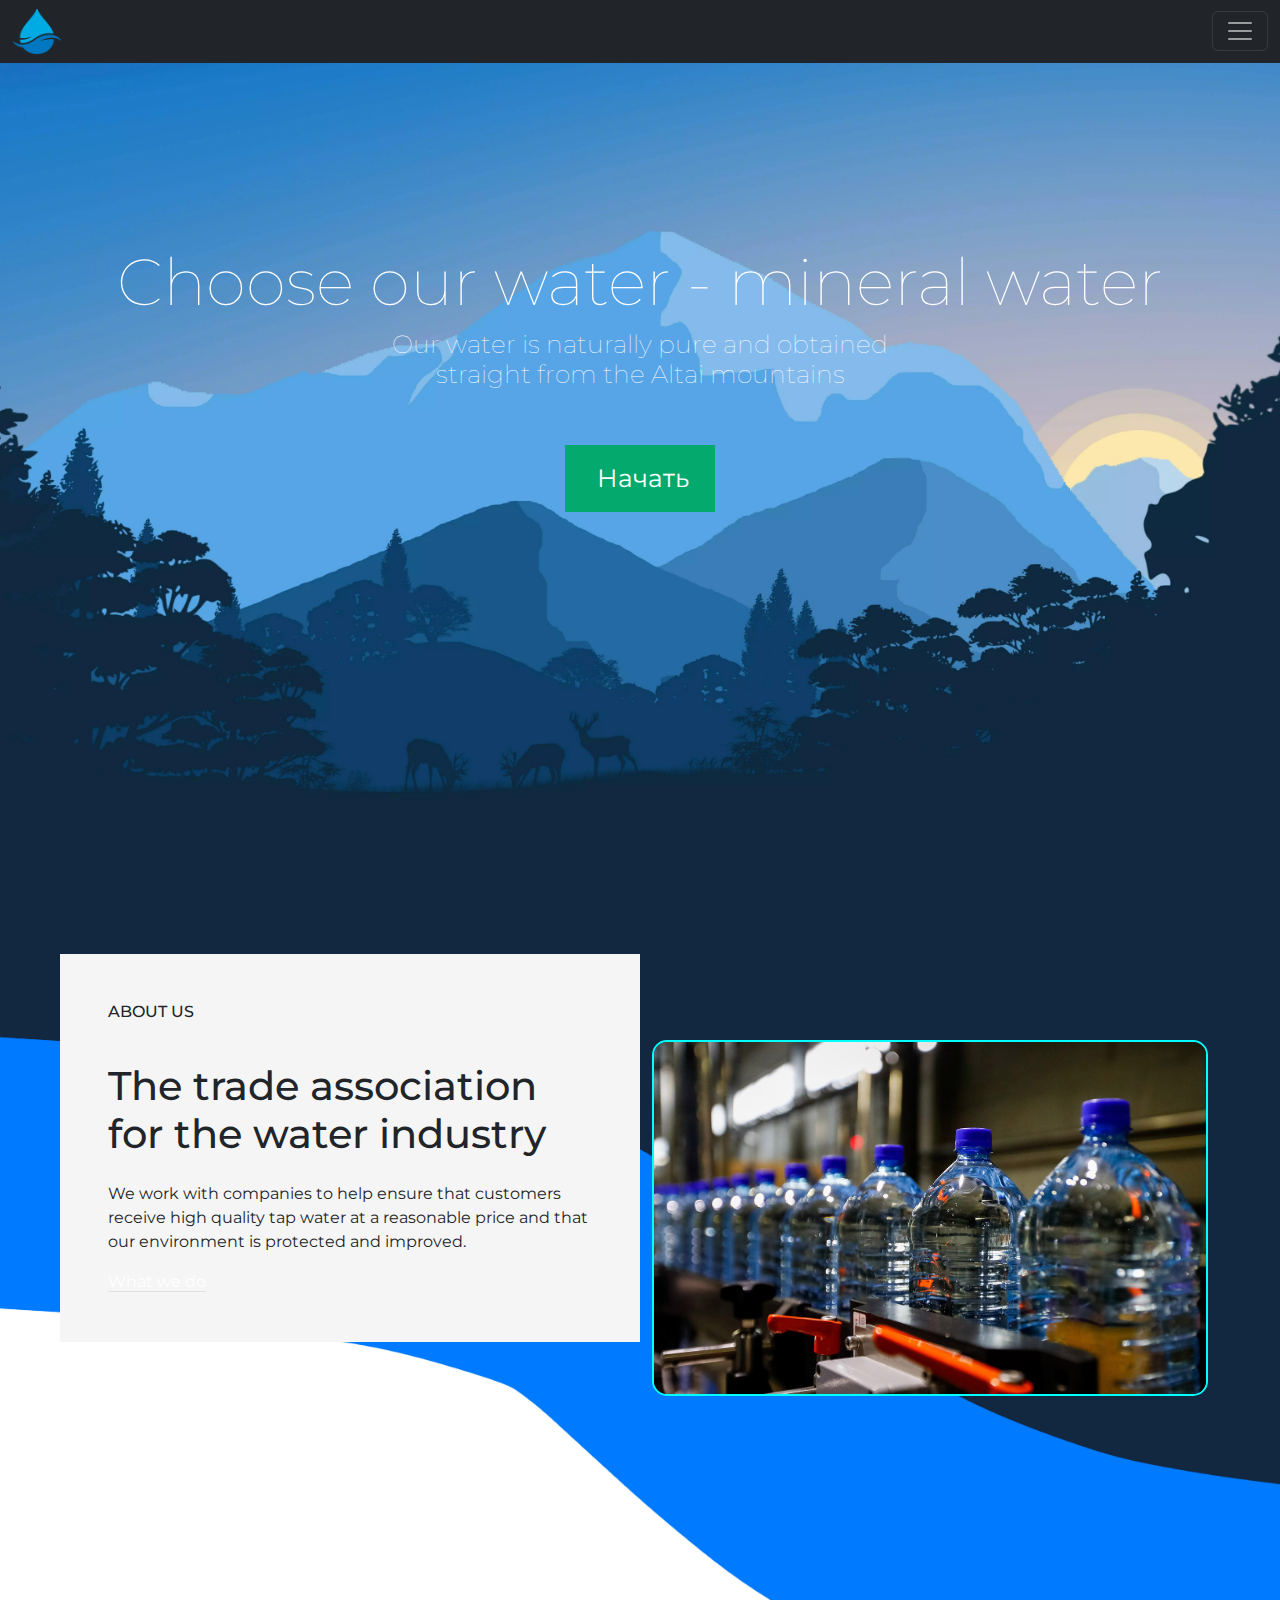
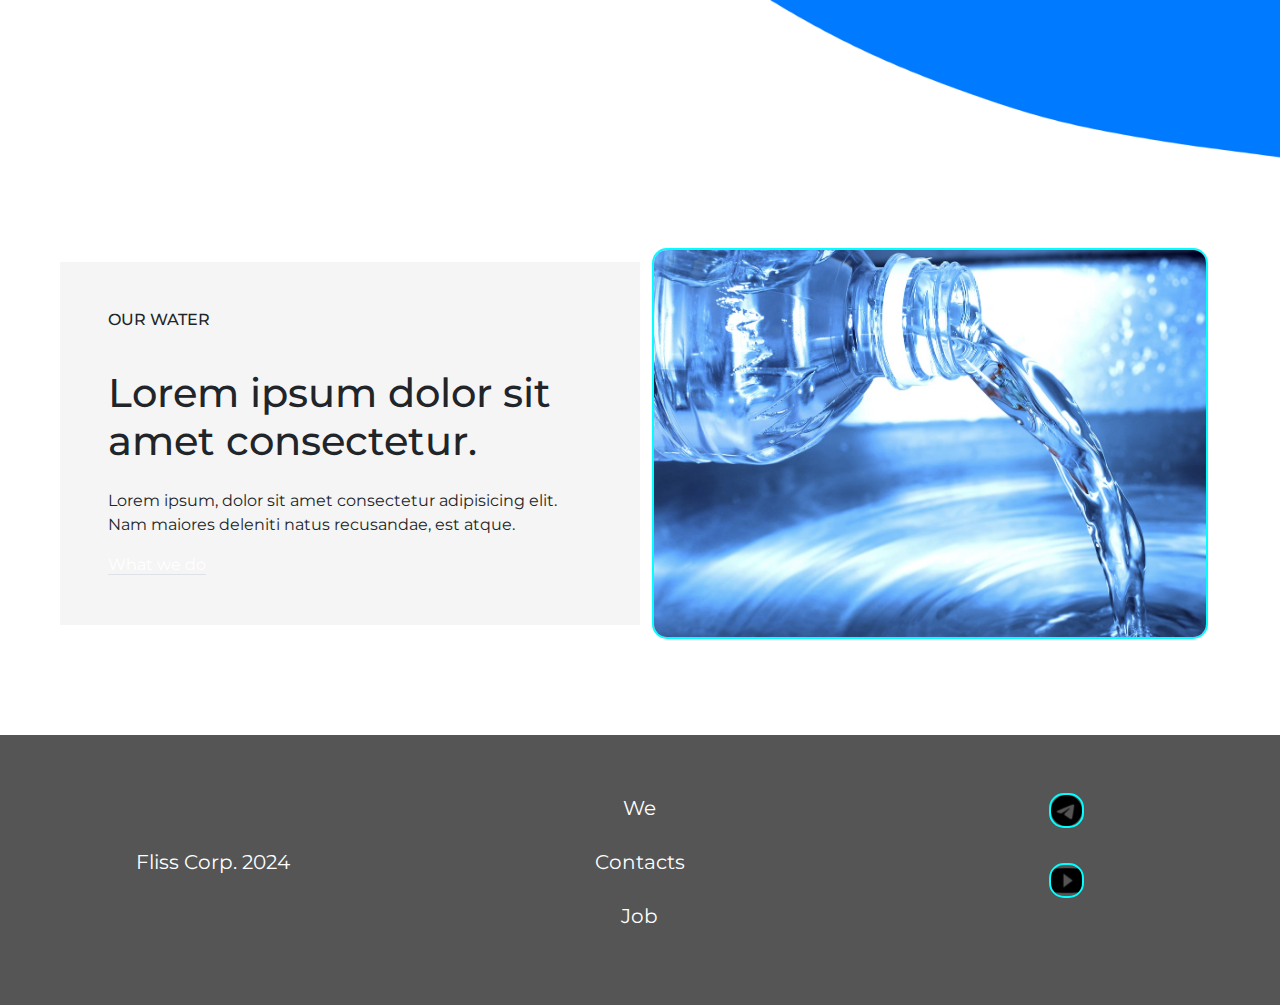
<file: index.html>
<!DOCTYPE html>
<html lang="en">
<head>
    <meta charset="UTF-8">
    <meta name="viewport" content="width=device-width, initial-scale=1.0">
    <link href="https://cdn.jsdelivr.net/npm/bootstrap@5.3.3/dist/css/bootstrap.min.css" rel="stylesheet"
        integrity="sha384-QWTKZyjpPEjISv5WaRU9OFeRpok6YctnYmDr5pNlyT2bRjXh0JMhjY6hW+ALEwIH" crossorigin="anonymous">
    <script src="https://cdn.jsdelivr.net/npm/bootstrap@5.3.3/dist/js/bootstrap.bundle.min.js"
        integrity="sha384-YvpcrYf0tY3lHB60NNkmXc5s9fDVZLESaAA55NDzOxhy9GkcIdslK1eN7N6jIeHz"
        crossorigin="anonymous"></script>
    <link rel="stylesheet" href="source/styles/my.css">
    <title>Water</title>
</head>
<body>
    <div style="background: #ffffff url(source/images/mountain.jpg) center center/cover no-repeat; height: 100vh;" class="main">
        <header>
            <div class="collapse" id="navbarToggleExternalContent" data-bs-theme="dark">
                <div class="bg-dark p-4">
                    <h5 class="text-body-emphasis h4"><a href="index.html">Home</a></h5>
                    <span style="font-size: 25px;" class="text-body-secondary"><a href="nextpage.html">About</a></span>
                    <a style="font-size: 25px;" href="#" data-bs-toggle="modal" data-bs-target="#contactsModal"><span><br>contacts</span></a><br><br>
                </div>
            </div>
            <nav class="navbar navbar-dark bg-dark ">
                <div class="container-fluid">
                    <a href="#"><img src="source/images/logolake.png" alt="#"></a>
                    <button class="navbar-toggler ms-auto" type="button" data-bs-toggle="collapse"
                        data-bs-target="#navbarToggleExternalContent" aria-controls="navbarToggleExternalContent"
                        aria-expanded="false" aria-label="Toggle navigation">
                        <span class="navbar-toggler-icon"></span>
                    </button>
                </div>
            </nav>
        </header>
        <section class="text-center my-5 text">
            <div class="container-fluid">
                <h1>Choose our water - mineral water</h1>
                <h5>Our water is naturally pure and obtained <br>straight from the Altai mountains</h5>
                <button class="button2 my-5">Начать</button>
            </div>
        </section>
    </div>
    <section class="otstu">
        <div class="container-fluid sectionnum" style="background: #ffffff url(source/images/sectinotwo.jpg) center center/cover no-repeat; height: 100vh;">
            <div class="row align-items-center mx-5 lg:mx-0">
                <div class="col-md-6 d-flex flex-column justify-content-center order-md-1 bg-tertiary-light p-5">
                    <h6 class="pre-header text-uppercase font-semibold text-base tracking-wider lg:text-lg mt-0 mb-4">About us</h6>
                    <h1 class="my-5 headline mt-3 mb-4 font-bold">The trade association for the water industry</h1>
                    <p>We work with companies to help ensure that customers receive high quality tap water at a reasonable price and that our environment is protected and improved.</p>
                    <nav class="mt-6">
                        <a href="/about-us" class="group font-medium text-lg">
                            <span class="border-bottom">What we do</span>
                            <span class="inline-block group-hover:translate-x-2 transition-transform duration-300 arrow arrow-right"></span>
                        </a>
                    </nav>
                </div>
                <div class="col-md-6 d-flex justify-content-center order-md-2">
                    <picture>
                        <source srcset="source/images/bottles.jpg" type="image/webp" width="800" height="533">
                        <source srcset="source/images/bottles.jpg" type="image/jpeg" width="800" height="533">
                        <img src="source/images/bottles.jpg" class="img-fluid" alt="Water falling over a reservoir in Wales">
                    </picture>
                </div>
            </div>
        </div>
    </section>
    <section class="otstu">
        <div class="container-fluid sectionnum">
            <div class="row align-items-center mx-5 lg:mx-0">
                <div class="col-md-6 d-flex flex-column justify-content-center order-md-1 bg-tertiary-light p-5">
                    <h6 class="pre-header text-uppercase font-semibold text-base tracking-wider lg:text-lg mt-0 mb-4">Our Water</h6>
                    <h1 class="my-5 headline mt-3 mb-4 font-bold">Lorem ipsum dolor sit amet consectetur.</h1>
                    <p>Lorem ipsum, dolor sit amet consectetur adipisicing elit. Nam maiores deleniti natus recusandae, est atque.</p>
                    <nav class="mt-6">
                        <a href="/about-us" class="group font-medium text-lg">
                            <span class="border-bottom">What we do</span>
                            <span class="inline-block group-hover:translate-x-2 transition-transform duration-300 arrow arrow-right"></span>
                        </a>
                    </nav>
                </div>
                <div class="col-md-6 d-flex justify-content-center order-md-2">
                    <picture>
                        <source srcset="source/images/waterlui.jpeg" type="image/webp" width="800" height="533">
                        <source srcset="source/images/waterlui.jpeg" type="image/jpeg" width="800" height="533">
                        <img src="source/images/waterlui.jpeg" class="mt-5 my-5 img-fluid" alt="Water falling over a reservoir in Wales">
                    </picture>
                </div>
            </div>
        </div>
    </section>
    <footer style="background-color: rgb(85, 85, 85);" class="my-5">
        <div style="height: 30vh;" class="container-fluid">
            <div style="background-color: rgb(85, 85, 85); height: 30vh;" class="footerbg row d-flex align-items-center">
                <div class="col-lg-4 col-md-12 col-sm-2 footer-text text-center d-flex justify-content-center">
                    <p style="color: white;font-size: 20px;">Fliss Corp. 2024</p>
                </div>
                <div class="fontsize col-lg-4 col-md-12 col-sm-2 footer-text text-center d-flex justify-content-center">
                    <p>
                        <a style="font-size: 20px;" href="#" data-bs-toggle="modal" data-bs-target="#weModal">We</a><br><br>
                        <a style="font-size: 20px;" href="#" data-bs-toggle="modal" data-bs-target="#contactsModal">Contacts</a><br><br>
                        <a style="font-size: 20px;" href="#" data-bs-toggle="modal" data-bs-target="#jobModal">Job</a>
                    </p>
                </div>
                <div class="col-lg-4 col-md-12 col-sm-2 footer-text text-center d-flex justify-content-center">
                    <div class="pb-5 sociall col-lg-4 col-md-12 media-links text-center">
                        <img style="width: 35px; margin-inline:1em;margin-top: 50px;" class="" src="source/images/telegram_black_logo_icon_147073.webp" alt=""><br>
                        <img style="width: 35px; margin-inline:1em;margin-top: 35px;" class="" src="source/images/60700.png" alt="">
                    </div>
                </div>
            </div>
        </div>
    </footer>

    <!-- Модальные окна -->
    <div class="modal fade" id="weModal" tabindex="-1" aria-labelledby="weModalLabel" aria-hidden="true">
        <div class="modal-dialog">
            <div class="modal-content">
                <div class="modal-header">
                    <h5 class="modal-title" id="weModalLabel">We</h5>
                    <button type="button" class="btn-close" data-bs-dismiss="modal" aria-label="Close"></button>
                </div>
                <div class="modal-body">
                    <p>Lorem ipsum dolor, sit amet consectetur adipisicing elit. Sint.</p>
                </div>
                <div class="modal-footer">
                    <button type="button" class="btn btn-secondary" data-bs-dismiss="modal">Close</button>
                </div>
            </div>
        </div>
    </div>
    <div class="modal fade" id="contactsModal" tabindex="-1" aria-labelledby="contactsModalLabel" aria-hidden="true">
        <div class="modal-dialog">
            <div class="modal-content">
                <div class="modal-header">
                    <h5 class="modal-title" id="contactsModalLabel">Contacts</h5>
                    <button type="button" class="btn-close" data-bs-dismiss="modal" aria-label="Close"></button>
                </div>
                <div class="modal-body">
                    <p>Lorem, ipsum dolor.</p>
                </div>
                <div class="modal-footer">
                    <button type="button" class="btn btn-secondary" data-bs-dismiss="modal">Close</button>
                </div>
            </div>
        </div>
    </div>
    <div class="modal fade" id="jobModal" tabindex="-1" aria-labelledby="jobModalLabel" aria-hidden="true">
        <div class="modal-dialog">
            <div class="modal-content">
                <div class="modal-header">
                    <h5 class="modal-title" id="jobModalLabel">Job</h5>
                    <button type="button" class="btn-close" data-bs-dismiss="modal" aria-label="Close"></button>
                </div>
                <div class="modal-body">
                    <p>Lorem ipsum dolor sit amet consectetur adipisicing elit. Similique ratione facilis reiciendis.</p>
                </div>
                <div class="modal-footer">
                    <button type="button" class="btn btn-secondary" data-bs-dismiss="modal">Close</button>
                </div>
            </div>
        </div>
    </div>
</body>
</html>
</file>
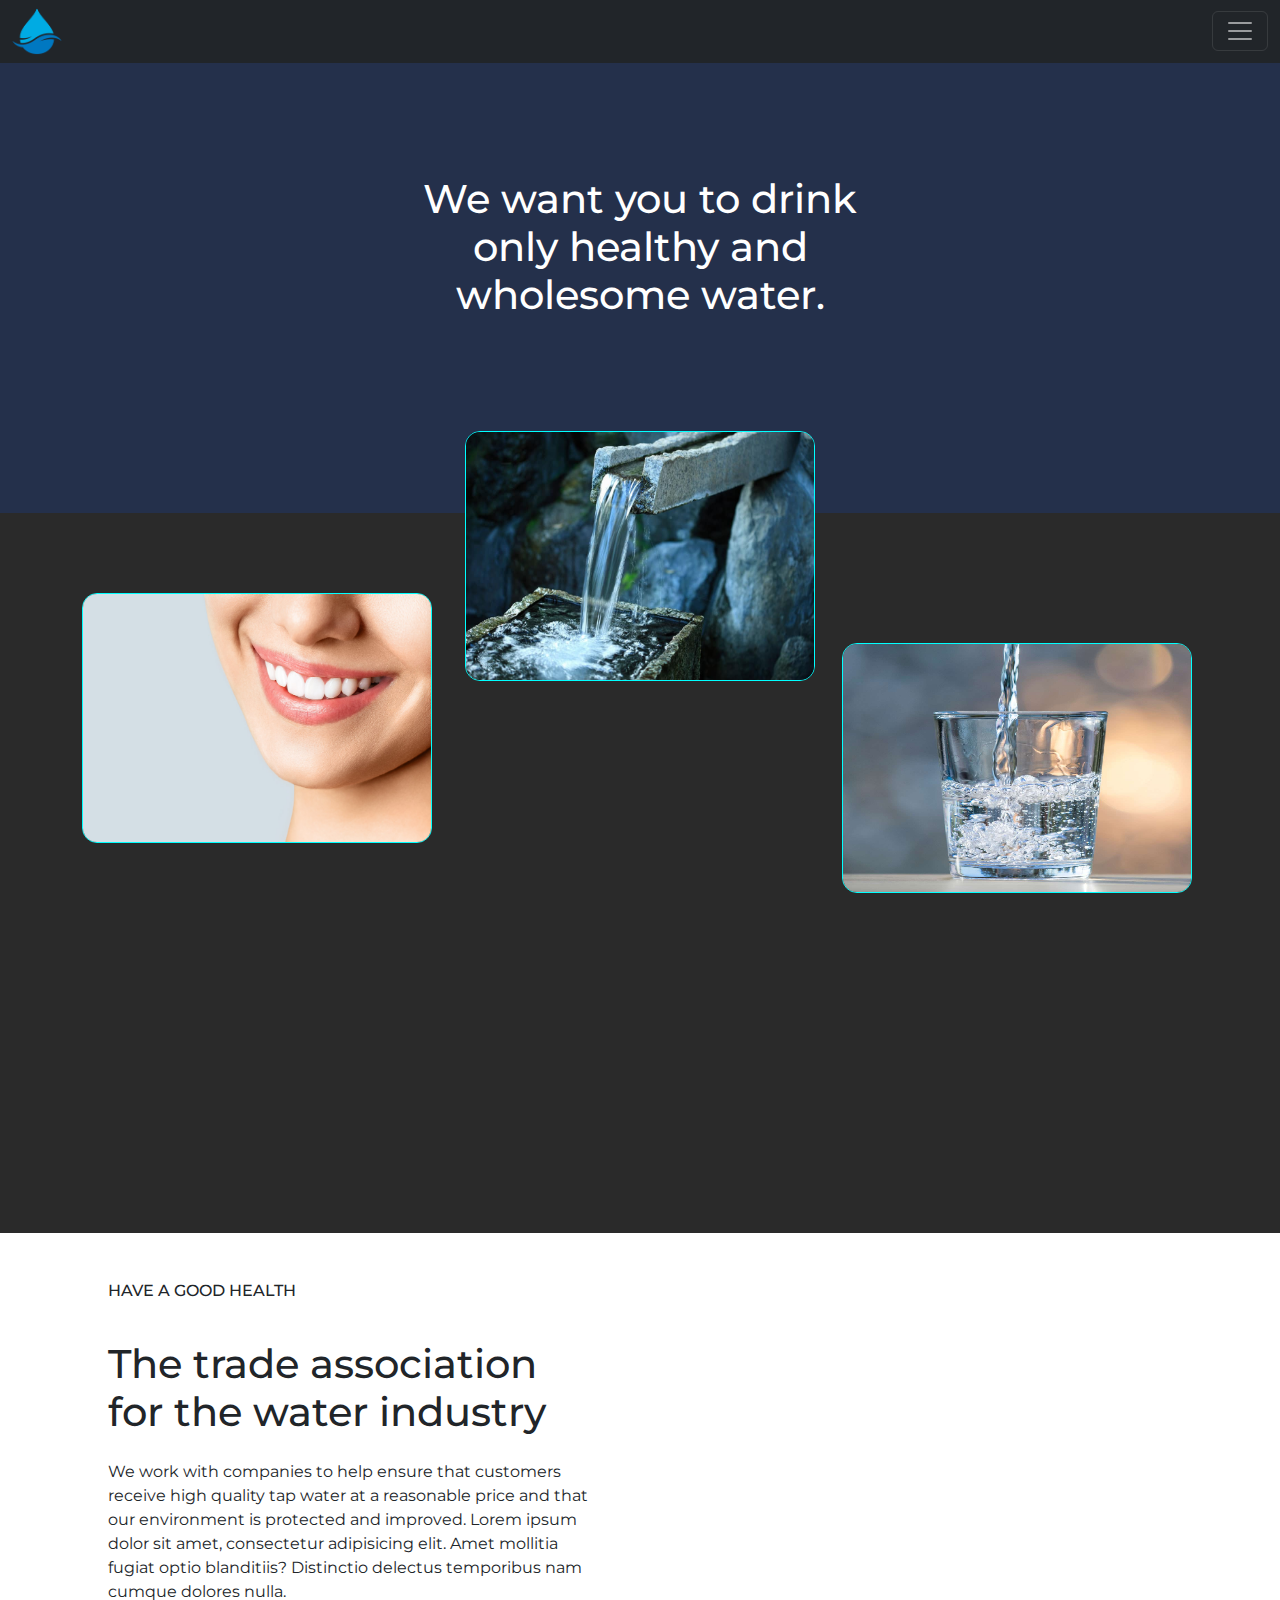
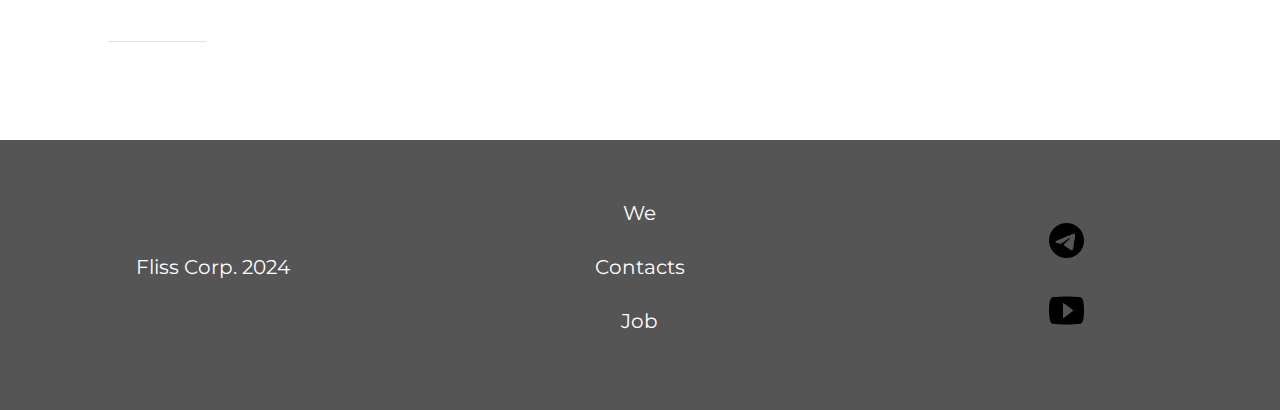
<file: nextpage.html>
<!DOCTYPE html>
<html lang="en">

<head>
    <meta charset="UTF-8">
    <meta name="viewport" content="width=device-width, initial-scale=1.0">
    <link href="https://cdn.jsdelivr.net/npm/bootstrap@5.3.3/dist/css/bootstrap.min.css" rel="stylesheet"
        integrity="sha384-QWTKZyjpPEjISv5WaRU9OFeRpok6YctnYmDr5pNlyT2bRjXh0JMhjY6hW+ALEwIH" crossorigin="anonymous">
    <script src="https://cdn.jsdelivr.net/npm/bootstrap@5.3.3/dist/js/bootstrap.bundle.min.js"
        integrity="sha384-YvpcrYf0tY3lHB60NNkmXc5s9fDVZLESaAA55NDzOxhy9GkcIdslK1eN7N6jIeHz"
        crossorigin="anonymous"></script>
    <link rel="stylesheet" href="source/styles/second.css">
    <title>Water</title>
</head>

<body>
    <div>
        <header>
            <div class="collapse" id="navbarToggleExternalContent" data-bs-theme="dark">
                <div class="bg-dark p-4">
                    <h5 class="text-body-emphasis h4"><a href="index.html">Home</a></h5>
                    <span style="font-size: 25px;" class="text-body-secondary"><a href="nextpage.html">About</a></span>
                    <a style="font-size: 25px;" href="#" data-bs-toggle="modal" data-bs-target="#contactsModal"><span><br>contacts</span></a><br><br>
                </div>
            </div>
            <nav class="navbar navbar-dark bg-dark ">
                <div class="container-fluid">
                    <a href="#"><img src="source/images/logolake.png" alt="#"></a>
                    <button class="navbar-toggler ms-auto" type="button" data-bs-toggle="collapse"
                        data-bs-target="#navbarToggleExternalContent" aria-controls="navbarToggleExternalContent"
                        aria-expanded="false" aria-label="Toggle navigation">
                        <span class="navbar-toggler-icon"></span>
                    </button>
                </div>
            </nav>
        </header>
        <section style="background: #24304b; height: 50vh;">
            <div class="container-fluid d-flex flex-column justify-content-center align-items-center">
                <div class="text-center text-white mb-4">
                    <h1>We want you to drink<br>only healthy and<br>wholesome water.</h1>
                    
                </div>
                <div class="watercont">
                    <img src="source/images/canned-spring-water-7447.jpg" alt="" class="waterone">
                </div>
            </div>
        </section>



        <section style="background-color: #2a2a2a; height: 80vh;">
            <div class="container text-center">
                <div class="row">
                    <div class="col-12 col-md-4">
                        <div class="waterpadding watercont">
                            <img src="source/images/krasivaya-ulibka2.jpg" alt="">
                        </div>
                    </div>
                    <div class="col-12 col-md-4">
                        <div style="margin-top: 250px;" class="mt-5 text-white">
                          
                        </div>
                    </div>
                    <div class="col-12 col-md-4">
                        <div class="waterpadding watercont">
                            <img src="source/images/water1.jpg" alt="">
                        </div>
                    </div>
                </div>
            </div>
        </section>
        <section>
            <div class="container-fluid sectionnum">
                <div class="row align-items-center mx-5 lg:mx-0">
                    <div class="col-md-6 d-flex flex-column justify-content-center order-md-1 bg-tertiary-light p-5">
                        <h6 class="pre-header text-uppercase font-semibold text-base tracking-wider lg:text-lg mt-0 mb-4">Have a good health</h6>
                        <h1 class="my-5 headline mt-3 mb-4 font-bold">The trade association for the water industry</h1>
                        <p>We work with companies to help ensure that customers receive high quality tap water at a reasonable price and that our environment is protected and improved. Lorem ipsum dolor sit amet, consectetur adipisicing elit. Amet mollitia fugiat optio blanditiis? Distinctio delectus temporibus nam cumque dolores nulla.</p>
                        <nav class="mt-6">
                            <a href="/about-us" class="group font-medium text-lg">
                                <span class="border-bottom">What we do</span>
                                <span class="inline-block group-hover:translate-x-2 transition-transform duration-300 arrow arrow-right"></span>
                            </a>
                        </nav>
                    </div>
                    <div class="col-md-6 d-flex justify-content-center order-md-2">

                </div>
            </div>
        </section>
    </section>
    <footer style="background-color: rgb(85, 85, 85);" class="my-5">
        <div style="height: 30vh;" class="container-fluid">
            <div style="background-color: rgb(85, 85, 85); height: 30vh;" class="footerbg row d-flex align-items-center">
                <div class="col-lg-4 col-md-12 col-sm-2 footer-text text-center d-flex justify-content-center">
                    <p style="color: white;font-size: 20px;">Fliss Corp. 2024</p>
                </div>
                <div class="fontsize col-lg-4 col-md-12 col-sm-2 footer-text text-center d-flex justify-content-center">
                    <p>
                        <a style="font-size: 20px;" href="#" data-bs-toggle="modal" data-bs-target="#weModal">We</a><br><br>
                        <a style="font-size: 20px;" href="#" data-bs-toggle="modal" data-bs-target="#contactsModal">Contacts</a><br><br>
                        <a style="font-size: 20px;" href="#" data-bs-toggle="modal" data-bs-target="#jobModal">Job</a>
                    </p>
                </div>
                <div class="col-lg-4 col-md-12 col-sm-2 footer-text text-center d-flex justify-content-center">
                    <div class="pb-5 sociall col-lg-4 col-md-12 media-links text-center">
                        <img style="width: 35px; margin-inline:1em;margin-top: 50px;" class="" src="source/images/telegram_black_logo_icon_147073.webp" alt=""><br>
                        <img style="width: 35px; margin-inline:1em;margin-top: 35px;" class="" src="source/images/60700.png" alt="">
                    </div>
                </div>
            </div>
        </div>
    </footer>

    <!-- Модальные окна -->
    <div class="modal fade" id="weModal" tabindex="-1" aria-labelledby="weModalLabel" aria-hidden="true">
        <div class="modal-dialog">
            <div class="modal-content">
                <div class="modal-header">
                    <h5 class="modal-title" id="weModalLabel">We</h5>
                    <button type="button" class="btn-close" data-bs-dismiss="modal" aria-label="Close"></button>
                </div>
                <div class="modal-body">
                    <p>Lorem ipsum dolor, sit amet consectetur adipisicing elit. Sint.</p>
                </div>
                <div class="modal-footer">
                    <button type="button" class="btn btn-secondary" data-bs-dismiss="modal">Close</button>
                </div>
            </div>
        </div>
    </div>
    <div class="modal fade" id="contactsModal" tabindex="-1" aria-labelledby="contactsModalLabel" aria-hidden="true">
        <div class="modal-dialog">
            <div class="modal-content">
                <div class="modal-header">
                    <h5 class="modal-title" id="contactsModalLabel">Contacts</h5>
                    <button type="button" class="btn-close" data-bs-dismiss="modal" aria-label="Close"></button>
                </div>
                <div class="modal-body">
                    <p>Lorem, ipsum dolor.</p>
                </div>
                <div class="modal-footer">
                    <button type="button" class="btn btn-secondary" data-bs-dismiss="modal">Close</button>
                </div>
            </div>
        </div>
    </div>
    <div class="modal fade" id="jobModal" tabindex="-1" aria-labelledby="jobModalLabel" aria-hidden="true">
        <div class="modal-dialog">
            <div class="modal-content">
                <div class="modal-header">
                    <h5 class="modal-title" id="jobModalLabel">Job</h5>
                    <button type="button" class="btn-close" data-bs-dismiss="modal" aria-label="Close"></button>
                </div>
                <div class="modal-body">
                    <p>Lorem ipsum dolor sit amet consectetur adipisicing elit. Similique ratione facilis reiciendis.</p>
                </div>
                <div class="modal-footer">
                    <button type="button" class="btn btn-secondary" data-bs-dismiss="modal">Close</button>
                </div>
            </div>
        </div>
    </div>
</body>
</html>
</file>
<file: source/styles/my.css>
@import url("https://fonts.googleapis.com/css?family=Montserrat&display=swap");

body, html {
    margin: 0;
    padding: 0;
    height: 100%;
}
img {
    border-radius: 15px;
    border-style: solid;
    border-width: 2px;
    border-color: aqua;
}

body {
    font-family: Montserrat, serif;
    background: #ffffff;
    height: 100vh;
}

a {
    text-decoration: none;
    color: white;
}

.navbar img {
    width: 50px;
    border-style: none;
}

.text {
    color: white;
}

.text h1 {
    margin-top: 180px;
    font-size: 65px;
    font-weight: lighter;
}

.text h5 {
    font-size: 25px;
    font-weight: lighter;
}

.btn {
    height: 70px;
    width: 165px;
    font-size: 30px;
}

.button2 {
    background-color: #04AA6D;
    border: none;
    color: white;
    padding: 15px 32px;
    text-align: center;
    text-decoration: none;
    display: inline-block;
    font-size: 25px;
    width: 150px;
}

.button2:hover {
    box-shadow: 0 12px 16px 0 rgba(0, 0, 0, 0.24), 0 17px 50px 0 rgba(0, 0, 0, 0.19);
}

.bg-tertiary-light {
    background-color: #f5f5f5;
}

.prose {
    max-width: 600px;
}

.img-fluid {
    margin-top: 140px;
}

.waterlue {
    margin-top: 140px;
}

.sociall {
    margin-bottom: 50px;
    border-style: none;
}

@media (max-width: 700px) {
    .text h1 {
        margin-top: 150px;
        font-size: 45px;
        font-weight: lighter;
    }

    .text h5 {
        font-size: 15px;
        font-weight: lighter;
    }
    .sociall {
        display: none;
    }
}

@media (max-width: 991px) {
    .sectionnum .col-md-6 {
        padding: 1em;
    }
    .footerbg .footer-text p {
        font-size: 1.2em;
    }
    .footerbg .footer-text {
        margin-top: 1em;
    }
    .footerbg .footer-text p a {
        font-size: 1em;
    }
    .sociall {
        display: none;
    }
}
</file>
<file: source/styles/second.css>
@import url("https://fonts.googleapis.com/css?family=Montserrat&display=swap");

body, html {
    margin: 0;
    padding: 0;
    height: 100%;
}

body {
    font-family: Montserrat, serif;
    height: 100vh;
}

a {
    text-decoration: none;
    color: white;
}

.navbar img {
    width: 50px;
}

.text-white {
    margin-top: 7em;
}

.watercont img {
    width: 350px;
    margin-top: 80px;
    border-style: solid;
    border-width: 1px;
    border-color: aqua;
    border-radius: 15px;
    height: 250px;
}

.waterpadding {
    margin-right: 10px;
}

@media (max-width: 992px) { /* For tablets and medium devices */
    .text-white {
        margin-top: 3em;
        font-size: 1.5rem;
    }

    .watercont img {
        width: 250px;
        height: 200px;
    }

    .row .col-12:nth-child(2) .text-white {
        margin-top: 150px;
    }
    .sociall {
        display: none;
    }
}

@media (max-width: 768px) { /* For tablets and small devices */
    .watercont img {
        width: 200px;
        height: 150px;
    }

    .waterpadding {
        margin-right: 50px;
    }

    .text-white h1 {
        font-size: 1.25rem;
    }

    .navbar img {
        width: 40px;
    }

    .row {
        display: flex;
        flex-direction: column;
        align-items: center;
    }

    .row .col-md-4 {
        margin-bottom: 20px;
    }

    .row .col-md-4:nth-child(2), .row .col-md-4:nth-child(3) {
        margin-top: 20px;
    }
    .sociall {
        display: none;
    }
}

@media (max-width: 576px) { /* For phones and extra small devices */
    .text-white {
        margin-top: 2em;
        font-size: 1rem;
    }

    .watercont img {
        width: 150px;
        height: 100px;
        margin-top: 20px;
    }

    .waterpadding {
        margin-right: 0;
    }

    .text-container {
        padding: 0 1em;
    }

    .row {
        display: flex;
        flex-direction: column;
        align-items: center;
    }

    .row .col-12 {
        margin-bottom: 20px;
    }

    .row .col-12:nth-child(2), .row .col-12:nth-child(3) {
        margin-top: 20px;
    }

    .row .col-12:nth-child(2) .text-white {
        margin-top: 0;
    }
    .sociall {
        display: none;
    }
}


/* Custom CSS to move the last two images down on larger screens */
@media (min-width: 992px) {
    .row .col-md-4:nth-child(2), .row .col-md-4:nth-child(3) {
        margin-top: 50px; /* Adjust this value as needed */
    }

    /* Ensure equal height columns */
    .row {
        display: flex;
        align-items: flex-start;
    }
}

/* Additional CSS for landscape iPad */
@media only screen 
    and (device-width: 1024px) 
    and (device-height: 724px) 
    and (orientation: landscape) {

    .row .col-md-4 {
        margin-bottom: 50px;
    }

    .row .col-md-4:nth-child(2), 
    .row .col-md-4:nth-child(3) {
        margin-top: 50px;
    }
    .sociall {
        display: none;
    }
}
</file>
